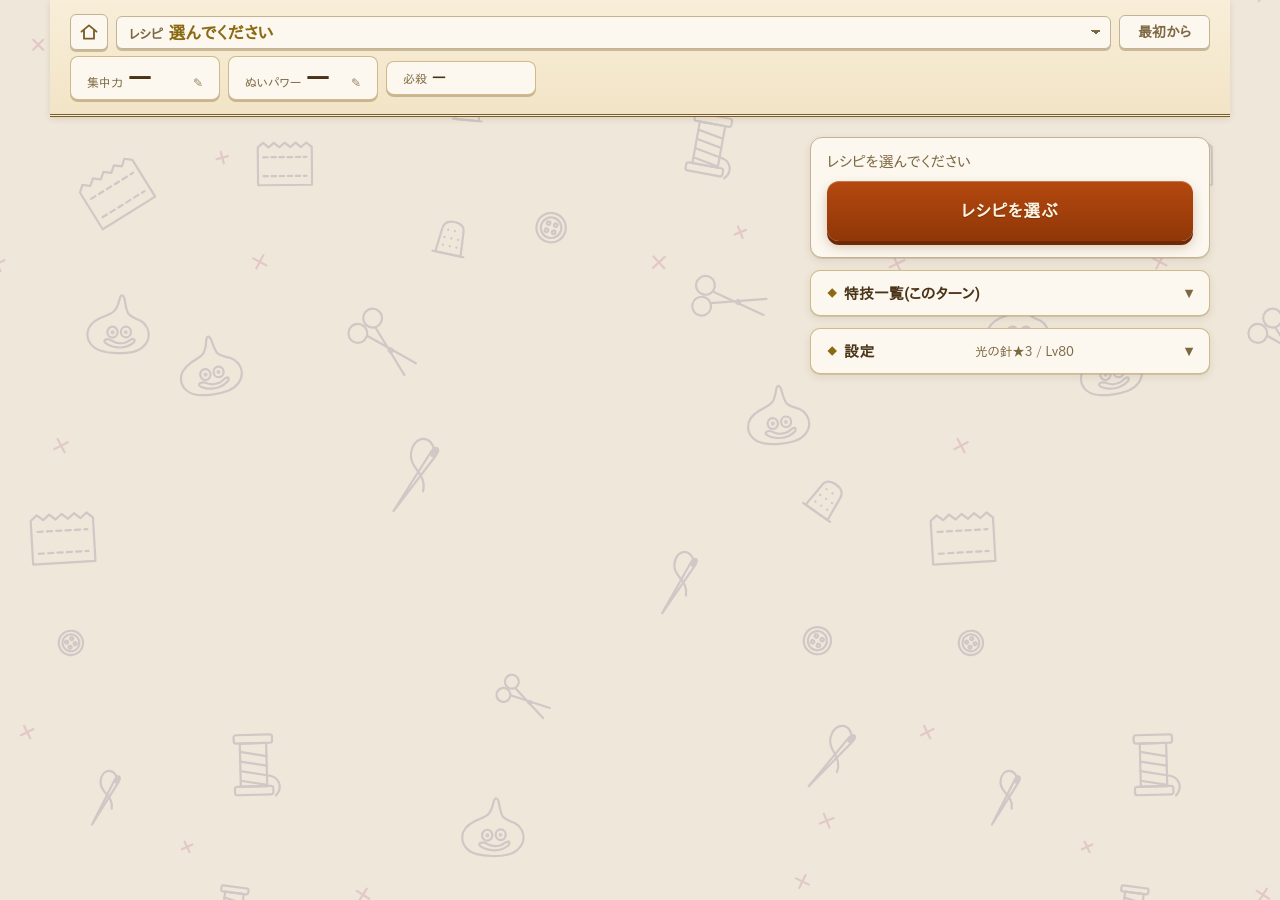
<file: sew.html>
<!DOCTYPE html>
<html lang="ja" class="pg-sew">
<head>
<meta charset="UTF-8">
<meta name="viewport" content="width=device-width, initial-scale=1.0">
<meta name="apple-mobile-web-app-capable" content="yes">
<meta name="apple-mobile-web-app-status-bar-style" content="black-translucent">
<!-- 版は index.html が元(tools/stamp.py が書き写す) -->
<title>裁縫 - 職人アドバイザーV5.30</title>
<link rel="icon" href="icon.svg" type="image/svg+xml">
<link rel="icon" href="favicon-32.png" sizes="32x32" type="image/png">
<link rel="apple-touch-icon" href="apple-touch-icon.png">
<link rel="manifest" href="manifest.webmanifest">
<link rel="stylesheet" href="style.css?v=075eb3ce">
<link rel="stylesheet" href="sew.css?v=075eb3ce">
</head>
<body>

<div class="hdr">
  <div class="hdr-title">
    <!-- トップページ(鍛冶/裁縫を選ぶ)へ戻る。打ちかけの状態は端末に残るので、戻っても消えない -->
    <a class="hdr-home" href="./" aria-label="トップページへ"><svg viewBox="0 0 24 24" aria-hidden="true"><path d="M3 11.5 L12 4 L21 11.5 M6 9.5 V20 H18 V9.5" fill="none" stroke="currentColor" stroke-width="2.2" stroke-linecap="round" stroke-linejoin="round"/></svg></a>
    <!-- 押すと「部位 ▶ 装備Lv ▶ レシピ」の順に選ぶ画面を開く -->
    <button class="mat-sel" id="s-recipe" onclick="openPicker()" aria-haspopup="dialog">
      <span class="ms-grp" id="v-grp"></span><span class="ms-name" id="v-name"></span>
    </button>
    <button class="hdr-reset" onclick="confirmReset()">最初から</button>
  </div>
  <div class="hdr-row">
    <div class="stat tap" onclick="openNum('focus')">
      <span class="lbl">集中力</span><span class="val" id="v-focus">0</span>
      <span class="edit" aria-hidden="true">✎</span>
    </div>
    <div class="stat tap pw" onclick="openPower()">
      <span class="lbl">ぬいパワー</span><span class="val" id="v-power">—</span>
      <span class="edit" aria-hidden="true">✎</span>
    </div>
    <!-- 必殺(無我の境地)。押すと状態(なし・チャージ・効果中)を選ぶ画面を開く(鍛冶の画面と同じ作り) -->
    <div class="stat tap hs" id="hsBox" onclick="openHS()">
      <span class="lbl">必殺</span><span class="val" id="v-hs">なし</span>
    </div>
  </div>
  <div class="badges" id="badges"></div>
</div>

<div class="main">
<div class="board">
  <div class="sboard" id="sboard"></div>
  <div class="ssum" id="ssum"></div>
  <!-- 何ターン目かと、ぬいパワーの順番。今の位置に印。押すと位置を直せる(ゲームとずれた時) -->
  <div class="cyc" id="cycle"></div>
</div>

<div class="side">
<div class="foot" id="footPanel">
  <div class="rec" id="rec"><div class="rec-empty">レシピを選んでください</div></div>
  <div id="inputPanel"></div>
  <!-- 状況に応じて「入力する/使った/結果を入力」を切り替える、画面で唯一の主ボタン -->
  <div class="act-row">
    <button class="sub-btn" id="undoBtn" onclick="undoLast()" style="display:none">取り消す</button>
    <button class="sub-btn" id="otherBtn" onclick="openOther()" style="display:none">別の手</button>
    <button class="calc" id="calcBtn" onclick="onPrimary()">推奨手を計算</button>
  </div>
</div>

<details class="acc">
  <summary>特技一覧(このターン)</summary>
  <div class="body"><table class="sk" id="skTable"></table></div>
</details>

<details class="acc" id="setAcc">
  <summary>設定<span class="gear" id="v-gear">—</span></summary>
  <div class="body">
    <div class="set-row"><label>職人レベル</label>
      <input type="number" id="s-level" min="1" max="80" value="80"></div>
    <div class="set-row"><label>さいほう針</label>
      <select id="s-needle">
        <option value="copper">銅</option><option value="iron">鉄</option>
        <option value="silver">銀</option><option value="platinum">プラチナ</option>
        <option value="super">超</option><option value="miracle">奇跡</option>
        <option value="light" selected>光</option>
      </select></div>
    <div class="set-row"><label>できのよさ</label>
      <select id="s-star">
        <option value="0">★0</option><option value="1">★1</option>
        <option value="2">★2</option><option value="3" selected>★3</option>
      </select></div>
    <div class="set-row"><label>レシピのコツ</label>
      <select id="s-kotsu">
        <option value="1" selected>あり</option><option value="0">なし</option>
      </select></div>
    <div class="ver" id="v-ver"></div>
  </div>
</details>
</div>
</div>

<!-- 数字の入力(マスの進み・集中力)。候補があれば候補を出し、無い値はテンキーで入れる -->
<div class="modal" id="numModal" onclick="if(event.target===this)closeNum()">
  <div class="pad">
    <button class="pad-close" onclick="closeNum()">閉じる</button>
    <div class="pad-hd" id="numTitle"></div>
    <div id="numCand"></div>
    <div id="numKeys">
      <div class="pad-disp"><span id="numVal">0</span></div>
      <div class="keys k4">
        <button onclick="nkey('7')">7</button><button onclick="nkey('8')">8</button><button onclick="nkey('9')">9</button>
        <button onclick="nkey('del')" class="del word">1字消す</button>
        <button onclick="nkey('4')">4</button><button onclick="nkey('5')">5</button><button onclick="nkey('6')">6</button>
        <button class="op" style="visibility:hidden" tabindex="-1" aria-hidden="true"></button>
        <button onclick="nkey('1')">1</button><button onclick="nkey('2')">2</button><button onclick="nkey('3')">3</button>
        <button onclick="nkey('0')">0</button>
        <button onclick="ncommit()" class="ok" style="grid-column:span 4">決定</button>
      </div>
    </div>
  </div>
</div>

<!-- ぬいパワーの選択(「？」・シフトの後・ゲームとずれた時) -->
<div class="modal" id="powModal" onclick="if(event.target===this)closePower()">
  <div class="pad">
    <button class="pad-close" onclick="closePower()">閉じる</button>
    <div class="pad-hd" id="powTitle">このターンのぬいパワーを選んでください</div>
    <div class="oc-row pow-row" id="powRow"></div>
  </div>
</div>

<!-- 必殺の状態(鍛冶の画面と同じ作り)。無我の境地は使った後ずっと効くので、使用済みは無い -->
<div class="modal" id="hsModal" onclick="if(event.target===this)closeHS()">
  <div class="pad">
    <button class="pad-close" onclick="closeHS()">閉じる</button>
    <div class="pad-hd">必殺の状態を選んでください</div>
    <div class="oc-row">
      <button class="cand hs-opt" data-hs="none" onclick="setHS('none')">なし<small>チャージが来ていない</small></button>
      <button class="cand hs-opt" data-hs="charged" onclick="setHS('charged')">チャージ<small>来たが、まだ使っていない</small></button>
      <button class="cand hs-opt" data-hs="active" onclick="setHS('active')">効果中<small>使った。この後ずっと会心率2倍</small></button>
    </div>
  </div>
</div>

<!-- 別の手(推奨と違う特技を使った時) -->
<div class="modal" id="otherModal" onclick="if(event.target===this)closeOther()">
  <div class="pad pick">
    <button class="pad-close" onclick="closeOther()">閉じる</button>
    <div class="pad-hd" id="otherTitle">使った特技を選んでください</div>
    <div id="otherBody"></div>
  </div>
</div>

<!-- レシピの選択。部位 ▶ 装備Lv ▶ レシピ の順にたどる。上の道しるべを押すと前の段に戻る -->
<div class="modal" id="pickModal" onclick="if(event.target===this)closePicker()">
  <div class="pad pick">
    <button class="pad-close" onclick="closePicker()">閉じる</button>
    <div class="pad-hd">レシピを選ぶ</div>
    <input type="search" class="pk-search" id="pkSearch" placeholder="名前で探す" oninput="renderPicker()">
    <div class="pk-crumbs" id="pkCrumbs"></div>
    <div id="pkBody"></div>
  </div>
</div>

<!-- 結果の選択。しあげた時・打ち始めた後のリセットやレシピの切り替えの前に選ぶ(記録用) -->
<div class="modal" id="outcomeModal">
  <div class="pad">
    <div class="pad-hd" id="outcomeTitle">今回の結果を選んでください</div>
    <div class="oc-row" id="outcomeRow"></div>
    <button class="cand-more" onclick="closeOutcome()">戻る(リセットしない)</button>
  </div>
</div>

<script src="sew-recipes.js?v=075eb3ce"></script>
<script src="sew-engine.js?v=075eb3ce"></script>
<script src="sew-ai.js?v=075eb3ce"></script>
<script src="gamelog.js?v=075eb3ce"></script>
<script src="sew-ui.js?v=075eb3ce"></script>
</body>
</html>
</file>
<file: style.css>
:root{
  /* 冒険の書調。生成りの紙地に焦茶の文字。
     補助バーの4色は暗い地を前提に彩度を決めていたため、
     明るい地でも沈まないよう明度を下げ直してある。 */
  --bg:#f0e2c2; --bg2:#f7ecd6; --panel:#fbf3e0; --line:#c6ac74;
  --text:#4a3418; --dim:#7d6842;
  --ember:#b5480f; --gold:#8a6a12;
  --blue:#1c6fc4; --red:#c42a2a; --green:#217a3f; --pink:#c41a8f;
  --ink:#7a5c28;          /* 枠の濃い方 */
  --sunk:#e6d5ae;         /* バーやテンキーの窪んだ面 */
  --acc:var(--ember);     /* 操作を促す箇所(手動設定・点灯マスの選択・計算中のバー) */
  /* 日本語のフォントだけを並べる(中国語のフォントは一切使わない。利用者の指示)。
     端末ごとの標準の日本語フォント → 入っていることの多い日本語フォントの順。
     汎用の sans-serif は最後の受け皿(lang="ja" なので日本語のフォントが選ばれる) */
  --font-ja:"Hiragino Sans","Hiragino Kaku Gothic ProN","Yu Gothic UI","Yu Gothic","YuGothic",
    "Meiryo","BIZ UDPGothic","Noto Sans JP","Noto Sans CJK JP","Source Han Sans JP",
    "IPAPGothic","IPAGothic",sans-serif;
}
*{box-sizing:border-box; -webkit-tap-highlight-color:transparent;}
html,body{margin:0; padding:0; background:var(--bg); color:var(--text);
  font-family:-apple-system,BlinkMacSystemFont,var(--font-ja);
  overscroll-behavior:none;}
body{padding-bottom:96px;}
input,select,button{font-family:inherit; -webkit-appearance:none; appearance:none;}

/* ===== ヘッダー ===== */
.hdr{position:sticky; top:0; z-index:30; background:var(--bg2); border-bottom:1px solid var(--line);
  padding:8px 10px;}
.hdr-row{display:flex; align-items:center; gap:8px; flex-wrap:wrap;}
.stat{background:var(--panel); border:1px solid var(--line); border-radius:6px;
  padding:5px 9px; font-size:12px; display:flex; align-items:baseline; gap:5px; flex:1; min-width:0;}
.stat .lbl{color:var(--dim); font-size:10px; white-space:nowrap;}
.stat .val{font-size:16px; font-weight:800; font-variant-numeric:tabular-nums;}
.stat.tap{cursor:pointer;}
.stat.tap:active{background:#e6d5ae;}
/* 必殺の状態。チャージ・効果中は目立たせる。値は折り返さない(3つの欄は同じ幅なので、文言は4字まで) */
.stat.hs .val{font-size:14px; white-space:nowrap;}
.stat.hs.on{border-color:var(--ember); background:#fbe3c8;}
.stat.hs.on .val{color:var(--ember);}
.stat.hs.used .val{color:var(--dim);}
@media (max-width: 359px){ .stat.hs .val{font-size:12px;} }   /* 幅320pxでも「チャージ」が欄に収まるように */
.badges{display:flex; gap:5px; margin-top:6px; flex-wrap:wrap;}
.badge{font-size:10.5px; padding:3px 8px; border-radius:20px; font-weight:700;}
.badge.boost{background:rgba(138,106,18,.13); color:var(--gold); border:1px solid rgba(138,106,18,.5);}
.badge.half{background:rgba(28,111,196,.12); color:var(--blue); border:1px solid rgba(28,111,196,.45);}
.badge.rate{background:rgba(47,138,76,.12); color:var(--green); border:1px solid rgba(47,138,76,.4);}
.badge.off{background:var(--panel); color:var(--dim); border:1px solid var(--line);}

/* ===== ヘッダー上段:今どの商材をどの装備で打っているか ===== */
.hdr-title{display:flex; align-items:center; gap:8px; margin-bottom:6px;}
.hdr-title .mat{font-size:14px; font-weight:800; color:var(--gold);
  white-space:nowrap; overflow:hidden; text-overflow:ellipsis; min-width:0;}
.hdr-title .mat-sel{background:var(--panel); border:1px solid var(--line);
  color:var(--gold); font-size:14px; font-weight:800; border-radius:6px;
  padding:7px 26px 7px 10px; min-width:0; flex:1 1 auto; max-width:none;
  appearance:none; -webkit-appearance:none;
  background-image:linear-gradient(45deg,transparent 50%,var(--dim) 50%),
    linear-gradient(135deg,var(--dim) 50%,transparent 50%);
  background-position:calc(100% - 14px) 52%, calc(100% - 9px) 52%;
  background-size:5px 5px, 5px 5px; background-repeat:no-repeat;}
.hdr-title .hdr-reset{background:var(--panel); border:1px solid rgba(181,72,15,.6);
  color:var(--ember); border-radius:6px; padding:8px 13px; font-size:12.5px;
  font-weight:800; white-space:nowrap; flex:0 0 auto;}
.hdr-title .hdr-reset:active{background:var(--ember); color:#fbf3e0;}
/* 装備表示は情報としては最も弱いので、幅が足りない時はここだけを詰める */
.hdr-title .gear{font-size:10.5px; color:var(--dim); white-space:nowrap;
  margin-left:auto; flex:0 1 auto; min-width:0; overflow:hidden; text-overflow:ellipsis;}

.cand-grp{margin-bottom:10px;}
.cand-h{font-size:12px; display:block; margin-bottom:5px; font-weight:700;}
.cand-h.n{color:var(--dim);}
.cand-h.c{color:var(--pink);}
.cand-row{display:grid; grid-template-columns:repeat(auto-fill,minmax(66px,1fr)); gap:6px;}
.cand{background:var(--panel); border:1px solid var(--line); color:var(--text);
  border-radius:7px; padding:13px 4px; font-size:17px; font-weight:700;
  font-variant-numeric:tabular-nums;}
.cand:active{background:var(--ember); color:#fbf3e0;}
.cand.crit{border-color:rgba(196,26,143,.5); color:var(--pink);}
.cand.crit:active{background:var(--pink); color:#fbf3e0;}
/* 温度の一覧: 一度に5つ見えるスクロール式(利用者の指示)。上下の端をぼかして続きがあることを示す */
.tw{position:relative; height:240px; overflow-y:auto; padding:96px 0; box-sizing:border-box; margin-bottom:10px;
  scroll-snap-type:y proximity; overscroll-behavior:contain; -webkit-overflow-scrolling:touch;
  -webkit-mask-image:linear-gradient(transparent, #000 28%, #000 72%, transparent);
  mask-image:linear-gradient(transparent, #000 28%, #000 72%, transparent);}
.tw-item{display:block; width:100%; height:48px; scroll-snap-align:center; border:none; background:none; padding:0;
  font-size:22px; font-weight:700; color:var(--text); font-variant-numeric:tabular-nums; cursor:pointer;}
.tw-item:active{background:var(--sunk);}
.tw-item.cur{color:var(--ember); font-weight:800;}
.cand.cur{border-color:var(--ember); color:var(--ember); box-shadow:inset 0 0 0 1px var(--ember);}
/* 結果の選択(記録用) */
.oc-row{display:grid; grid-template-columns:1fr 1fr; gap:8px; margin-bottom:10px;}
/* 必殺の状態の選択: 状態の名前の下に、どういう時に選ぶかを小さく出す */
.hs-opt small{display:block; margin-top:4px; font-size:11px; font-weight:400; color:var(--dim); line-height:1.35;}
.hs-opt.cur small{color:var(--ember);}
.cand-more{width:100%; background:transparent; border:1px dashed var(--line);
  color:var(--dim); border-radius:7px; padding:10px; font-size:12.5px; margin:2px 0 10px;}
/* ===== 推奨手順:各手の右に「ここまで打った」ボタン ===== */
.pstep{display:flex; align-items:center; gap:8px; padding:5px 4px; border-radius:6px;}
.pstep + .pstep{margin-top:4px;}
.pstep .n{color:var(--gold); font-weight:800; min-width:18px; font-size:12px; text-align:right;}
.pstep .pinfo{flex:1; min-width:0;}
.pstep .pname{font-size:12.5px; font-weight:700;
  white-space:nowrap; overflow:hidden; text-overflow:ellipsis;}
.pstep .ptg{font-size:10.5px; color:var(--dim);
  white-space:nowrap; overflow:hidden; text-overflow:ellipsis;}
.pstep.on-boost{background:rgba(138,106,18,.13); border-left:3px solid var(--gold);}
.pstep.on-half{background:rgba(28,111,196,.11); border-left:3px solid var(--blue);}
.pstep.first{box-shadow:inset 0 0 0 1px rgba(181,72,15,.55);}
.pexec{flex:0 0 auto; background:var(--panel); border:1px solid var(--line);
  color:var(--text); border-radius:6px; padding:6px 9px; line-height:1.2; font-weight:700;}
.pexec:active{background:#e6d5ae;}
.pexec .t{display:block; font-size:11px; color:var(--gold);}
.pexec .s{display:block; font-size:9px; color:var(--dim); font-weight:600;}
.pexec .s.ok{color:var(--green);}
.pexec .s.warn{color:var(--dim); text-decoration:line-through;}
.dup-line{font-size:10.5px; color:var(--dim); text-align:center; margin:8px 0 4px;
  border-top:1px dashed var(--line); padding-top:6px;}
.badge.wait{background:rgba(181,72,15,.12); color:var(--ember);
  border:1px solid rgba(181,72,15,.45);}
.badge.weak{background:rgba(138,117,80,.14); color:var(--dim); border:1px solid var(--line);}
.mk-weak{ color:var(--dim); font-size:10.5px; font-weight:800; white-space:nowrap; }
.pstep.on-weak{background:rgba(138,117,80,.13); border-left:3px solid var(--line);}
.plist-body{max-height:38vh; overflow-y:auto; -webkit-overflow-scrolling:touch;
  border:1px solid var(--line); border-radius:6px; padding:5px;}
.hist-acc{margin:0 0 10px;}
.hist-acc summary{font-size:11.5px; padding:7px 10px;}
.hist-body{max-height:20vh; overflow-y:auto; -webkit-overflow-scrolling:touch;
  border:1px solid var(--line); border-radius:0 0 6px 6px; border-top:0; padding:5px;}
.hstep{display:flex; gap:8px; align-items:baseline; font-size:11.5px; padding:2px 2px;}
.hstep .n{color:var(--dim); font-weight:800; min-width:20px; text-align:right;}
.hstep .hn{font-weight:700;}
.hstep .ht{color:var(--dim); font-size:10.5px; margin-left:auto; white-space:nowrap;}
.lg-tg{display:flex; align-items:center; gap:6px; font-size:11px; color:var(--dim);
  width:100%; margin-top:2px;}
/* ===== 実行済みの反映 ===== */
.exec{margin-top:8px; border-top:1px solid var(--line); padding-top:8px;}
.exec-lbl{font-size:11px; color:var(--dim); margin-bottom:6px;}
.exec-row{display:flex; gap:5px;}
.exec-btn{flex:1; min-width:0; background:var(--panel); border:1px solid var(--line);
  color:var(--text); border-radius:6px; padding:6px 2px; font-weight:700; line-height:1.25;}
.exec-btn:active{background:#e6d5ae;}
.exec-btn .n{display:block; font-size:14px; color:var(--gold);}
.exec-btn .s{display:block; font-size:9px; color:var(--dim); font-weight:600;
  white-space:nowrap; overflow:hidden; text-overflow:ellipsis;}
.need-box{background:rgba(181,72,15,.11); border:1px solid rgba(181,72,15,.55);
  border-radius:8px; padding:9px 10px;}
.need-box .t{font-size:12px; font-weight:800; color:var(--ember); margin-bottom:3px;}
.need-box .d{font-size:10.5px; color:var(--dim);}
.calc:disabled{opacity:.45;}
.cell.need{border-color:var(--ember) !important; animation:needpulse 1.3s ease-in-out infinite;}
@keyframes needpulse{0%,100%{box-shadow:0 0 0 0 rgba(181,72,15,.55);}
  50%{box-shadow:0 0 0 5px rgba(181,72,15,0);}}

/* ===== 盤面 ===== */
.board{padding:10px 6px;}
.brow{display:flex; align-items:stretch; gap:4px; margin-bottom:8px;}
/* 1列だけの盤(幽紋刀など)。ふつうの盤の左半分と同じ幅にして中央に置き、ゲージの長さをそろえる */
.brow.half{width:50%; margin-left:auto; margin-right:auto;}
.bar-wrap{flex:1; min-width:0; display:flex; flex-direction:column; justify-content:center; gap:2px;}
.bar-wrap.left{align-items:flex-end;}
.bar{position:relative; width:100%; height:16px; background:var(--sunk); border:1px solid var(--line);
  border-radius:2px; overflow:hidden;}
.bar i{position:absolute; display:block;}
/* 帯を高さで段違いに重ねて、同時に読めるようにする */
/* 成功ゾーンは最重要なので濃く塗り、両端に境界線を立てて範囲を明示する。 */
.bar .m-green{top:0; bottom:0; z-index:2; background:rgba(47,138,76,.34);
  border-left:2px solid var(--green); border-right:2px solid var(--green); box-sizing:border-box;}
.bar .m-blue {top:2px; z-index:3; height:5px; background:var(--blue); border-radius:2px;}
.bar .m-red  {bottom:2px; z-index:3; height:5px; background:var(--red);  border-radius:2px;}
/* 現在値は0からの塗りで表す。線より進捗が掴みやすい。
   塗り自体は他のマーカーを隠さないよう最背面(z-index:0)、
   右端の白線だけは常に見えるように別要素で最前面に出す。 */
.bar .m-cur  {top:0; bottom:0; left:0; background:rgba(122,92,40,.28); z-index:0;}
.bar .m-curline{top:0; bottom:0; width:2px; background:#4a3418; z-index:6;}
/* 左列のバーは右から左へ伸びるので、全体をミラーする */
.bar.flip{ transform:scaleX(-1); }

.cell{width:96px; flex:0 0 96px; background:var(--panel); border:2px solid var(--line);
  border-radius:5px; overflow:hidden;}
.cell.hi{border-color:var(--ember); box-shadow:0 0 0 2px rgba(181,72,15,.3);}
.cell.done{border-color:var(--green);}
.cell.over{border-color:var(--red);}
.cell .cur{font-size:27px; font-weight:800; text-align:center; padding:5px 2px 3px;
  font-variant-numeric:tabular-nums; line-height:1;}
.cell.done .cur{color:var(--green);}
.cell.over .cur{color:var(--red);}
.cell .zn{display:flex; border-top:1px solid var(--line); font-size:13px;
  font-variant-numeric:tabular-nums;}
.cell .zn span{flex:1; text-align:center; padding:3px 0; color:var(--dim);}
.cell .zn span:first-child{border-right:1px solid var(--line);}
.cell .no{position:absolute;}

/* ===== 数値の表示(案1) =====
   盤面の6つの値は常に比較対象なので、等幅数字と字形を明示して桁を揃える。
   0と6、1と7の取り違えは実プレイで致命的なため、判別性の高い書体から順に指定する。
   外部フォントは読み込まないので単一ファイルのまま。 */
.cell .cur, .cell .zn, .stat .val,
.pad-disp, .pad-res, table.sk, .zrow input, .cand, .pexec .s, .hstep .ht{
  font-family:"IBM Plex Sans","Source Sans 3","Noto Sans","Segoe UI",-apple-system,var(--font-ja);
  font-variant-numeric:tabular-nums lining-nums;
  font-feature-settings:"tnum" 1,"lnum" 1;
}

/* ===== 状態変化の合図(案5) =====
   値が変わった瞬間だけ動かす。装飾ではなく「反映された」ことの確認に限る。 */
@keyframes fxPulse{0%{transform:scale(1)}45%{transform:scale(1.06)}100%{transform:scale(1)}}
@keyframes fxShake{0%,100%{transform:translateX(0)}25%{transform:translateX(-3px)}
  75%{transform:translateX(3px)}}
@keyframes fxEnter{0%{box-shadow:0 0 0 0 rgba(33,122,63,.55)}
  100%{box-shadow:0 0 0 10px rgba(33,122,63,0)}}
.cell.fx-pulse{animation:fxPulse .42s ease;}
.cell.fx-shake{animation:fxShake .3s ease;}
.cell.fx-enter{animation:fxPulse .42s ease, fxEnter .6s ease;}
@media (prefers-reduced-motion: reduce){
  .cell.fx-pulse,.cell.fx-shake,.cell.fx-enter{animation:none;}
}

/* ===== 折りたたみ ===== */
.acc{margin:0 8px 8px;}
.acc summary{background:var(--panel); border:1px solid var(--line); border-radius:6px;
  padding:11px 12px; font-size:13.5px; font-weight:700; cursor:pointer; list-style:none;
  display:flex; justify-content:space-between; align-items:center;}
.acc summary::-webkit-details-marker{display:none;}
.acc summary::after{content:'▾'; color:var(--dim); transition:transform .15s;}
.acc[open] summary::after{transform:rotate(180deg);}
.acc .body{background:var(--bg2); border:1px solid var(--line); border-top:none;
  border-radius:0 0 6px 6px; padding:10px 12px; font-size:12.5px;}

table.sk{width:100%; border-collapse:collapse; font-size:11.5px;
  font-variant-numeric:tabular-nums;}
table.sk th{color:var(--dim); font-size:10px; text-align:left; padding:4px 3px;
  border-bottom:1px solid var(--line); font-weight:600;}
table.sk td{padding:5px 3px; border-bottom:1px solid rgba(198,172,116,.6);}
table.sk .rolls{color:var(--gold); letter-spacing:-.3px; white-space:nowrap;}
/* ロールの1つずつ。同じ幅で右そろえにして、桁が違っても縦の列がそろうようにする(幅は ui.js が桁数から決める) */
table.sk .rv{display:inline-block; min-width:var(--rvw, 2ch); text-align:right; margin-right:.45em; font-variant-numeric:tabular-nums;}
table.sk .rv:last-child{margin-right:0;}
table.sk .cst{text-align:right; font-weight:700;}

.plan-step{display:flex; gap:7px; padding:3px 0; font-size:12px; align-items:baseline;}
.plan-step .n{color:var(--gold); font-weight:800; min-width:17px;}
.plan-step .tg{color:var(--dim); font-size:11px;}

/* ===== 設定 ===== */
.set-row{display:flex; gap:8px; margin-bottom:8px; align-items:center;}
.set-row label{font-size:11.5px; color:var(--dim); width:76px; flex:0 0 76px;}
.set-row select,.set-row input{flex:1; background:var(--bg); border:1px solid var(--line);
  color:var(--text); padding:9px 8px; border-radius:5px; font-size:16px;}

/* ===== 下部の推奨バー ===== */
.foot{position:fixed; left:0; right:0; bottom:0; z-index:40;
  background:var(--bg2); border-top:1px solid var(--line);
  padding:8px 10px calc(8px + env(safe-area-inset-bottom));}
.rec{display:flex; align-items:center; gap:9px; margin-bottom:7px; min-height:38px;}
.rec-main{flex:1; min-width:0;}
.rec-skill{font-size:16px; font-weight:800; color:var(--ember); line-height:1.25;}
.rec-sub{font-size:11.5px; color:var(--dim); margin-top:1px;}
.rec-empty{font-size:13px; color:var(--dim);}
.calc{width:100%; background:linear-gradient(180deg,var(--ember),#8f3708); color:#fbf3e0;
  border:none; border-radius:7px; padding:13px; font-size:16px; font-weight:800; cursor:pointer;}
.calc:active{filter:brightness(.9);}
.calc:disabled{background:var(--panel); color:var(--dim);}

/* ===== テンキー ===== */
.modal{position:fixed; inset:0; z-index:100; background:rgba(0,0,0,.75);
  display:none; align-items:flex-end;}
.modal.show{display:flex;}
.pad{width:100%; background:var(--bg2); border-radius:14px 14px 0 0; padding:14px;
  padding-bottom:calc(14px + env(safe-area-inset-bottom));
  max-height:88vh; overflow-y:auto; -webkit-overflow-scrolling:touch;}
.pad-hd{text-align:center; font-size:13px; color:var(--dim); margin-bottom:9px;}
.pad-tabs{display:flex; gap:6px; margin-bottom:10px;}
.pad-tabs button{flex:1; background:var(--panel); border:1px solid var(--line); color:var(--dim);
  padding:9px; border-radius:6px; font-size:12.5px; font-weight:700;}
.pad-tabs button.on{background:var(--ember); border-color:var(--ember); color:#fbf3e0;}
.pad-disp{background:var(--sunk); border:1px solid var(--line); border-radius:7px; padding:12px;
  font-size:32px; font-weight:800; text-align:right; margin-bottom:11px;
  font-variant-numeric:tabular-nums; min-height:58px;}
.pad-disp .pre{font-size:14px; color:var(--dim); font-weight:400; margin-right:7px;}
.keys{display:grid; grid-template-columns:repeat(3,1fr); gap:7px;}
.keys button{background:var(--panel); border:1px solid var(--line); color:var(--text);
  padding:16px; font-size:21px; font-weight:700; border-radius:7px;}
.keys button:active{background:#e6d5ae;}
.keys button.wide{grid-column:span 2;}
.keys button.ok{background:var(--ember); border-color:var(--ember); color:#fbf3e0;}
.keys button.del{color:var(--ember);}

/* ===================== PC・タブレット向け =====================
   スマホ前提の寸法だと大画面で間延びして見えるため、
   幅に応じて拡大し、横並びの2カラムに切り替える。 */
@media (min-width: 760px){
  body{ padding-bottom:0; max-width:1180px; margin:0 auto; }

  .hdr{ padding:14px 20px; }
  .stat{ padding:9px 16px; flex:0 0 auto; min-width:150px; }
  .stat .lbl{ font-size:12px; }
  .stat .val{ font-size:24px; }
  .badge{ font-size:12.5px; padding:5px 12px; }
  .hdr-title .mat-sel{ font-size:17px; padding:7px 30px 7px 12px; max-width:none; }
  .hdr-title .gear{ font-size:12.5px; }
  .hdr-title .hdr-reset{ font-size:14px; padding:9px 18px; }

  /* 盤面と操作パネルを左右に並べる */
  .main{ display:grid; grid-template-columns: 1fr 400px; gap:20px;
         align-items:start; padding:20px; }
  .board{ padding:0; }

  /* マスと補助バーを大きく */
  .brow{ gap:10px; margin-bottom:16px; }
  .cell{ width:150px; flex:0 0 150px; border-radius:8px; }
  .cell .cur{ font-size:44px; padding:10px 4px 6px; }
  .cell .zn{ font-size:17px; }
  .cell .zn span{ padding:6px 0; }
  .bar{ height:26px; }

  /* 右カラムに入る要素 */
  .side{ position:sticky; top:88px; }
  .acc{ margin:0 0 12px; }
  .acc summary{ font-size:15px; padding:13px 16px; }
  .acc .body{ font-size:14px; padding:14px 16px; }
  table.sk{ font-size:13.5px; }
  table.sk th{ font-size:12px; padding:7px 5px; }
  table.sk td{ padding:8px 5px; }
  .plan-step{ font-size:13.5px; padding:5px 0; }
  .plan-step .tg{ font-size:12.5px; }

  /* 推奨バーは固定をやめて右カラムの上部へ */
  .foot{ position:static; border:1px solid var(--line); border-radius:10px;
         padding:16px; margin-bottom:12px; background:var(--panel); }
  .rec{ min-height:auto; margin-bottom:12px; }
  .rec-skill{ font-size:24px; }
  .rec-sub{ font-size:14px; margin-top:4px; }
  .rec-empty{ font-size:15px; }
  .calc{ font-size:17px; padding:15px; }

  /* テンキーは画面中央に */
  .modal{ align-items:center; justify-content:center; }
  .pad{ width:400px; border-radius:14px; padding:22px; }
  .pad-hd{ font-size:15px; margin-bottom:14px; }
  .pad-disp{ font-size:38px; padding:16px; }
  .keys button{ padding:19px; font-size:23px; }
  .set-row label{ font-size:13px; width:96px; flex:0 0 96px; }
  .set-row select, .set-row input{ font-size:15px; }
}

/* 大画面ではさらにゆったり */
@media (min-width: 1100px){
  .cell{ width:180px; flex:0 0 180px; }
  .cell .cur{ font-size:52px; }
  .bar{ height:30px; }
}


/* スマホでは推奨バーを画面下部に固定する */
@media (max-width: 759px){
  .main{ display:block; }
  .side{ display:contents; }
  .foot{ position:fixed; left:0; right:0; bottom:0; z-index:40;
    background:var(--bg2); border-top:1px solid var(--line);
    padding:8px 10px calc(8px + env(safe-area-inset-bottom)); }
}


.bar-ctl{display:flex; align-items:center; gap:8px; margin-bottom:10px;}
.bar-ctl label{font-size:11.5px; color:var(--dim); white-space:nowrap;}
.bar-ctl select{flex:1; background:var(--bg2); border:1px solid var(--line); color:var(--text);
  padding:8px; border-radius:5px; font-size:15px;}
/* 色の見方は「?」を押した時だけ出す */
.lg-row{display:flex; justify-content:flex-end; margin-top:6px;}
.lg-toggle{width:26px; height:26px; border-radius:50%; border:1px solid var(--line); background:var(--panel);
  color:var(--dim); font-size:13px; font-weight:800; line-height:1; padding:0; cursor:pointer;}
.lg-toggle.on{background:var(--gold); border-color:var(--gold); color:#fbf3e0;}
.legend[hidden]{display:none;}
.legend{display:flex; flex-wrap:wrap; gap:5px 12px; margin-top:6px; padding:10px;
  background:var(--panel); border:1px solid var(--line); border-radius:6px; font-size:11px; color:var(--dim);}
.legend span{display:flex; align-items:center; gap:5px;}
.legend i{width:13px; height:9px; border-radius:2px; display:inline-block; flex:0 0 13px;}
.legend .lg-blue{background:var(--blue);}
.legend .lg-red{background:var(--red);}
.legend .lg-green{background:rgba(47,138,76,.34); border:1.5px solid var(--green);}
.legend .lg-cur{background:#4a3418; width:3px; flex:0 0 3px; height:13px;}
@media (min-width:760px){ .legend{font-size:12.5px;} .bar-ctl label{font-size:13px;} }


/* 手順内の地金特性マーク */
.plan-step.on-boost{ background:rgba(138,106,18,.10); border-left:3px solid var(--gold);
  padding-left:6px; border-radius:3px; }
.plan-step.on-half{ background:rgba(28,111,196,.10); border-left:3px solid var(--blue);
  padding-left:6px; border-radius:3px; }
.mk-boost{ color:var(--gold); font-size:10.5px; font-weight:800; white-space:nowrap; }
.mk-half{ color:var(--blue); font-size:10.5px; font-weight:800; white-space:nowrap; }
.mk-note{ margin-top:10px; padding-top:9px; border-top:1px solid var(--line);
  font-size:11px; color:var(--dim); line-height:1.65; }
.mk-note div{ margin-bottom:5px; }
.mk-note b{ margin-right:3px; }
@media (min-width:760px){
  .mk-boost,.mk-half{ font-size:12px; }
  .mk-note{ font-size:12.5px; }
}


/* マス番号 */
.cell{ position:relative; }
.cell .idx{ font-size:10px; color:var(--dim); text-align:center;
  padding:3px 0 0; letter-spacing:.04em; font-weight:700; }
.cell.hi .idx{ color:var(--ember); }
.cell.done .idx{ color:var(--green); }
@media (min-width:760px){ .cell .idx{ font-size:13px; padding:6px 0 0; } }


.keys.k4{ grid-template-columns:repeat(4,1fr); }
.keys .op{ background:#e6d5ae; color:var(--gold); font-size:24px; }
.keys .op.on{ background:var(--gold); color:#fbf3e0; }
.pad-res{ text-align:right; font-size:15px; color:var(--gold); font-weight:700;
  margin:-6px 0 11px; min-height:20px; font-variant-numeric:tabular-nums; }
@media (min-width:760px){ .pad-res{ font-size:17px; } }


.zrow{display:flex; align-items:center; gap:6px; margin-bottom:6px;}
.zrow .zl{font-size:11.5px; color:var(--dim); width:44px; flex:0 0 44px;}
.zrow input{flex:1; min-width:0; background:var(--bg); border:1px solid var(--line);
  color:var(--text); padding:8px 6px; border-radius:5px; font-size:16px;
  text-align:center; font-variant-numeric:tabular-nums;}
.zrow .zs{color:var(--dim); font-size:12px;}
@media (min-width:760px){ .zrow .zl{font-size:13px; width:52px; flex:0 0 52px;} }
/* 許容誤差の行。見出しがマス名より長いので幅を固定しない */
.zrow.zth{margin-top:10px; padding-top:8px; border-top:1px dashed var(--line);}
.zrow.zth .zl{width:auto; flex:0 0 auto;}
.zrow.zth input{flex:0 1 80px;}
/* 推奨手順の注意書き。手順を信じ切らないよう、説明文より目立つ色で出す */
/* --- 手動設定パネル --- */
.zpanel{border:1px solid var(--acc); border-radius:8px; padding:10px; margin-top:10px;}
.zpanel .zhead{font-size:12.5px; font-weight:600; color:var(--acc); margin-bottom:2px;}
.zpanel .zstep{font-size:11.5px; color:var(--dim); line-height:1.6; margin-bottom:8px;}
/* 手動設定の盤の大きさ(6マス=3段 / 8マス=4段) */
.zsize{display:flex; align-items:center; gap:6px; margin-bottom:8px;}
.zsize .zl{font-size:11.5px; color:var(--dim); width:44px; flex:0 0 44px;}
.zsize button{flex:1; min-height:44px; border:1px solid var(--line); border-radius:8px; background:var(--bg);
  color:var(--dim); font-size:14px; font-weight:600;}
.zsize button.on{border-color:var(--ember); color:var(--ember); box-shadow:inset 0 0 0 1px var(--ember);}
@media (min-width:760px){ .zsize .zl{font-size:13px; width:52px; flex:0 0 52px;} }
/* 全体の input{appearance:none} と数値欄の枠・背景がチェックボックスにも掛かり、
   入/切の区別が付かなかった。チェックボックスだけ標準の見た目に戻す。 */
.zrow input.zchk{flex:0 0 auto; margin:0 2px 0 0; width:18px; height:18px; padding:0;
  border:0; background:none; -webkit-appearance:checkbox; appearance:auto;
  accent-color:var(--ember);}
.zrow.zoff .zl, .zrow.zoff .zs{opacity:.35;}
/* 数値欄だけ無効化する。:not(.zchk) を落とすとチェックボックスまで
   クリック不能になり、一度外したマスを戻せなくなる。 */
.zrow.zoff input:not(.zchk){opacity:.35; pointer-events:none;}
.zrow .zchk{cursor:pointer;}
/* 点灯マスの選択モード。押せるマスだけを目立たせ、押せないマスは沈める */
.cell.litpick{outline:2px solid var(--acc); outline-offset:-2px; cursor:pointer;
  animation:litblink 1.1s ease-in-out infinite;}
@keyframes litblink{0%,100%{outline-color:var(--acc);}50%{outline-color:transparent;}}
.cell.litdim{opacity:.35;}
/* 推奨手で打つマス・結果を入力するマスなどに札を付ける。枠の色だけでは意味が伝わらないため。
   札は ui.js の renderBoard が並べて出す(重なっても全部出す) */
.cell .idx{white-space:nowrap;}
.cell .idx .tag{display:inline-block; margin-left:3px; padding:0 4px; border-radius:3px; font-size:9px; line-height:14px;
  letter-spacing:0; color:#fbf3e0; background:var(--ember); vertical-align:1px;}
.cell .idx .tag.mdr{background:var(--gold);}
.cell .idx .tag.lit{background:none; color:#e0a020; padding:0; font-size:10px; font-weight:700;}
@media (min-width:760px){ .cell .idx .tag{font-size:11px; line-height:17px;} .cell .idx .tag.lit{font-size:12px;} }
.cell.lit{outline:2px solid #e0a020; outline-offset:-2px;}
/* 選び直せる間も、選んだ点灯マスだけは点滅を止めて他のマスと見分けられるようにする */
.cell.litpick.lit{animation:none;}
.calcbar{height:4px; background:var(--line); border-radius:2px; overflow:hidden; margin-top:6px;}
.calcbar > div{height:100%; width:0%; background:var(--acc); transition:width .12s linear;}
.zdirty{font-size:11.5px; color:var(--acc); margin-left:8px;}
.hint-cust{background:var(--acc); color:#fff; font-size:11px; border-radius:4px;
  padding:1px 6px; margin-left:6px;}
/* 使わないマスの位置(1マスだけ空く所)。並びを崩さないよう場所は取るが、見せない */
.cell.gap{visibility:hidden;}
.cell.off{opacity:.3;}
.cell.off .cur, .cell.off .zn{visibility:hidden;}
.cell.off .idx::after{content:' 未使用'; font-size:10px; background:none; color:inherit; padding:0; margin:0;}


/* ===== 操作の流れの改善 ===== */
/* 温度・集中力はタップで直せることを示す */
.stat .edit{margin-left:auto; color:var(--dim); font-size:12px; opacity:.8;}
/* 装備は設定の見出しに寄せる(ヘッダーでは幅が足りず途中で切れていた) */
.acc summary .gear{margin-left:auto; margin-right:10px; font-size:11px; font-weight:600;
  color:var(--dim); white-space:nowrap; overflow:hidden; text-overflow:ellipsis; min-width:0;}
@media (min-width:760px){ .acc summary .gear{font-size:12.5px;} }
/* 凡例は盤面のすぐ下に小さく */
.legend{margin:2px 4px 0; padding:7px 9px; font-size:10.5px;}
/* 主ボタンが「打った」を示す時は色を変え、計算とは別の操作だと分かるようにする */
.calc.done-step{background:linear-gradient(180deg,var(--green),#15592c);}
.rec:empty{display:none;}
/* 推奨手の表示が無い時(入力待ち)は区切り線を引かない */
.rec:empty + #execPanel .exec{border-top:0; margin-top:0; padding-top:0;}
#execPanel .exec{margin-bottom:8px;}

/* =====================================================================
   見た目の仕上げ(冒険の書調を磨く)
   配色はそのまま、次の3点で「道具としての格」を上げる。
   ・紙の地に薄い柄(bg-motif.svg)を敷き、面ごとに浮き・沈みを付ける
   ・枠線を減らし、影で区切る(線が多すぎて情報の強弱が付いていなかった)
   ・押せる物は押せる形(立体のボタン・札)に揃える
   ===================================================================== */
:root{
  --shadow:0 1px 0 rgba(122,92,40,.18), 0 3px 8px rgba(74,52,24,.10);
  --raise:0 2px 0 rgba(122,92,40,.35);
}
/* 柄はページ全体の地(html)に敷く。body に敷いて background-attachment:fixed にすると、
   iPhone の Safari などで柄が出ないことがあるため、固定もしない(ページと一緒に流れる)。 */
:root{--css-ver:"075eb3ce";}
.ver{margin-top:12px; font-size:10.5px; color:var(--dim); text-align:right;}
.ver b{color:var(--red);}   /* 表示中の見た目のファイルの版(tools/stamp.py が付け直す) */
html{
  /* 地は全面同じ色。上部を明るくするグラデーションは、ページの高さで途切れて
     下の方だけ色が変わって見えたためやめた。 */
  background:
    url("bg-motif.svg?v=075eb3ce") 0 0 / 900px 900px repeat,
    var(--bg);
}
body{background:transparent;}

/* ヘッダー: 表紙の帯のように下端を二重線で締める */
.hdr{background:linear-gradient(180deg,#f8eed9,#f2e4c6); border-bottom:3px double var(--ink);
  box-shadow:0 2px 6px rgba(74,52,24,.12);}
.hdr-title .mat-sel{box-shadow:var(--raise);}
.hdr-title .hdr-reset{box-shadow:0 2px 0 rgba(181,72,15,.35);}
.stat{border-color:rgba(198,172,116,.8); box-shadow:inset 0 1px 0 #fffaf0, var(--raise); border-radius:8px;}
.stat .val{letter-spacing:.01em;}

/* マス: 紙の札。浮かせて、数字を主役にする */
.cell{background:linear-gradient(180deg,#fffaf0 0%, var(--panel) 55%, #f3e6c8 100%);
  border-radius:10px; border-color:rgba(198,172,116,.9);
  box-shadow:inset 0 1px 0 #fff, 0 2px 0 rgba(122,92,40,.28), 0 4px 10px rgba(74,52,24,.10);}
.cell .cur{text-shadow:0 1px 0 #fff;}
.cell .zn{border-top-style:dashed;}
.cell.hi{box-shadow:0 0 0 3px rgba(181,72,15,.22), 0 2px 0 rgba(181,72,15,.4), 0 6px 14px rgba(181,72,15,.18);}
.cell.done{background:linear-gradient(180deg,#f6fbf2, #e9f3e2);}
.cell.over{background:linear-gradient(180deg,#fdf1ef, #f6dfdb);}

/* ゲージ: 溝に彫ったように沈める */
.bar{border-radius:5px; border-color:rgba(122,92,40,.45);
  box-shadow:inset 0 1px 2px rgba(74,52,24,.25);}

/* 凡例は枠を外して盤面に馴染ませる */
.legend{background:rgba(251,243,224,.7); border:0; border-top:1px dashed var(--line); border-radius:0 0 8px 8px;}

/* 折りたたみ: 線の二重囲みをやめ、1枚のカードにする */
.acc{background:var(--panel); border:1px solid rgba(198,172,116,.8); border-radius:10px;
  overflow:hidden; box-shadow:var(--shadow);}
.acc summary{background:transparent; border:0; border-radius:0;}
.acc summary::before{content:'◆'; color:var(--gold); font-size:10px; margin-right:7px;}
.acc summary{justify-content:flex-start;}
.acc summary::after{margin-left:auto;}
.acc summary .gear{margin-left:auto;}
.acc summary .gear + *{margin-left:0;}
.acc .body{background:rgba(247,236,214,.6); border:0; border-top:1px dashed var(--line); border-radius:0;}

/* 手順の各手 */
.plist-body{border:0; background:transparent; padding:0;}
.pstep{background:var(--panel); border:1px solid rgba(198,172,116,.6); border-radius:8px; padding:7px 8px;}
.pstep.first{box-shadow:0 0 0 2px rgba(181,72,15,.35);}
.pexec{border-radius:8px; box-shadow:var(--raise);}

/* 主ボタン: 押せる厚みを持たせる */
.calc{border-radius:12px; letter-spacing:.06em; text-shadow:0 1px 0 rgba(0,0,0,.25);
  box-shadow:inset 0 1px 0 rgba(255,255,255,.25), 0 4px 0 #6e2a05, 0 6px 12px rgba(110,42,5,.25);
  transition:transform .06s, box-shadow .06s;}
.calc:active{transform:translateY(3px);
  box-shadow:inset 0 1px 0 rgba(255,255,255,.2), 0 1px 0 #6e2a05, 0 2px 6px rgba(110,42,5,.2);}
.calc.done-step{box-shadow:inset 0 1px 0 rgba(255,255,255,.25), 0 4px 0 #0e3f1f, 0 6px 12px rgba(14,63,31,.25);}
.calc.done-step:active{box-shadow:inset 0 1px 0 rgba(255,255,255,.2), 0 1px 0 #0e3f1f;}
.calc:disabled{box-shadow:none; text-shadow:none; transform:none;}
/* 光ったマスの選択待ち: 押せないが、何をすればよいかはこのボタンだけに出すので、薄くせずに読めるようにする(利用者の指示) */
#calcBtn.wait:disabled{opacity:1; background:var(--panel); color:var(--ember); box-shadow:inset 0 0 0 2px var(--ember);}

/* 推奨手: 技名を見出しらしく */
.rec-skill{font-size:18px; letter-spacing:.02em;}

/* 入力画面(下から出る紙): つまみを付けて引き出しらしく */
.pad{background:linear-gradient(180deg,#fbf3e0,#f4e8cc); box-shadow:0 -6px 20px rgba(0,0,0,.25);}
.pad::before{content:''; display:block; width:44px; height:5px; border-radius:3px;
  background:rgba(122,92,40,.35); margin:-4px auto 10px;}
.cand{border-radius:10px; box-shadow:var(--raise); background:linear-gradient(180deg,#fffaf0,var(--panel));}
.cand:active{transform:translateY(2px); box-shadow:none;}
.keys button{border-radius:10px; box-shadow:var(--raise);}

@media (max-width: 759px){
  /* 下部の操作パネル: 紙の束の上端のように、影と角丸で盤面から持ち上げる */
  .foot{background:linear-gradient(180deg,#fbf3e0,#f4e8cc); border-top:0;
    border-radius:16px 16px 0 0; box-shadow:0 -4px 16px rgba(74,52,24,.18);}
}
@media (min-width: 760px){
  .foot{box-shadow:var(--shadow); border-radius:12px;}
  .rec-skill{font-size:26px;}
}
@media (prefers-reduced-motion: reduce){ .calc,.cand{transition:none;} }

/* =====================================================================
   ボタンの整理
   ・押せる物(ボタン)と押せない物(状態の表示)を見た目で分ける
   ・主ボタンは「何をするか」を大きく、補足を小さく2段で出す
   ・取り消しや閉じるは、言葉で書いた控えめなボタンにする
   ===================================================================== */
/* 主ボタンと取り消しを1行に並べる */
.act-row{display:flex; gap:12px; align-items:stretch;}
.act-row .calc{flex:1 1 auto; min-width:0;}
#calcBtn{display:flex; flex-direction:column; align-items:center; justify-content:center;
  min-height:56px; padding:8px 13px; line-height:1.2;}
#calcBtn .btn-main{display:block;}
#calcBtn .btn-sub{display:block; margin-top:2px; font-size:11.5px; font-weight:600; letter-spacing:.04em; opacity:.88;}
/* 取り消しは補助の操作なので、主ボタンより小さく目立たなくする(利用者の指示。主ボタンと同じ大きさで隣にあり、
   押し間違えやすかった)。押せる大きさの目安(高さ44px)は保つ */
.sub-btn{flex:0 0 auto; align-self:center; height:44px; padding:0 10px; border-radius:10px; border:1px dashed var(--line);
  background:transparent; color:var(--dim); font-size:11.5px; font-weight:700;}
.sub-btn:active{background:var(--sunk);}
@media (min-width:760px){ #calcBtn{min-height:60px;} #calcBtn .btn-sub{font-size:12.5px;} .sub-btn{font-size:12.5px;} }

/* 入力画面: 右上に「閉じる」(これまでは画面の外をタップするしか閉じ方が無かった) */
.pad{position:relative;}
.pad-close{position:absolute; top:12px; right:12px; padding:5px 12px; border-radius:16px;
  border:1px solid var(--line); background:var(--panel); color:var(--dim); font-size:12px; font-weight:700;}
.pad-close:active{background:var(--sunk);}
.pad-hd{padding:0 64px;}
/* テンキーの「1字消す」「閉じる」は記号ではなく言葉で */
.keys button.word{font-size:14px; font-weight:700;}

/* 「最初から」は押す頻度が低く、押すと盤面が消えるので控えめに */
.hdr-title .hdr-reset{background:var(--panel); border:1px solid var(--line); color:var(--dim);
  box-shadow:var(--raise); font-weight:700;}
.hdr-title .hdr-reset:active{background:var(--sunk); color:var(--text);}

/* 状態の表示は押せないので、枠や背景を付けず文字だけにする(ボタンに見えていた) */
.badges{gap:4px 14px;}
/* 色ごとの指定(.badge.boost など)と同じ強さにして、後ろに書いたこちらを効かせる */
.badges .badge{background:none; border:0; padding:0; border-radius:0; font-size:11.5px;}
@media (min-width:760px){ .badges .badge{font-size:13px;} }

/* 戻り(メーター減少)の予告と候補 */
.rec-sub.mdr-line{color:var(--gold); font-weight:700;}
.cand-h.r{color:var(--ember);}
.cand-h.rc{color:var(--pink);}
.cand.red{border-style:dashed; border-color:rgba(181,72,15,.7);}
.cand.red.crit{border-color:rgba(196,26,143,.7);}

/* =====================================================================
   商材の選択: 職人 ▶ 種類 ▶ 商材 の順にたどる画面
   ===================================================================== */
/* 見出しの商材名。種類を小さく前に添え、長い名前は末尾を省く */
.hdr-title .mat-sel{display:flex; align-items:baseline; gap:6px; text-align:left; cursor:pointer;
  overflow:hidden; white-space:nowrap;}
.hdr-title .mat-sel:active{background-color:var(--sunk);}
.mat-sel .ms-grp{font-size:11px; font-weight:700; color:var(--dim); flex:0 0 auto;}
.mat-sel .ms-grp:empty{display:none;}
.mat-sel .ms-name{overflow:hidden; text-overflow:ellipsis; min-width:0;}
.pad.pick{min-height:50vh;}
.pk-crumbs{display:flex; align-items:center; flex-wrap:wrap; gap:4px 6px; margin-bottom:10px;}
.pk-crumb{background:var(--panel); border:1px solid var(--line); color:var(--ember); border-radius:16px;
  padding:6px 12px; font-size:13px; font-weight:700; box-shadow:var(--raise);}
.pk-crumb:active{background:var(--sunk);}
.pk-crumb.now{background:transparent; border-color:transparent; box-shadow:none; color:var(--text); padding:6px 4px;}
.pk-sep{color:var(--dim); font-size:10px;}
.pk-grid{display:grid; grid-template-columns:repeat(3,1fr); gap:8px;}
.pk-grid.jobs{grid-template-columns:1fr;}
.pk-btn{background:linear-gradient(180deg,#fffaf0,var(--panel)); border:1px solid var(--line); color:var(--text);
  border-radius:10px; padding:12px 4px; font-size:15px; font-weight:700; box-shadow:var(--raise);
  display:flex; flex-direction:column; align-items:center; gap:2px;}
.pk-grid.jobs .pk-btn{flex-direction:row; justify-content:space-between; padding:15px 16px; font-size:17px;}
.pk-btn small{font-size:11px; font-weight:600; color:var(--dim);}
.pk-btn:active, .pk-item:active, .pk-custom:active{transform:translateY(2px); box-shadow:none; background:var(--sunk);}
.pk-list{display:flex; flex-direction:column; gap:6px;}
.pk-item{display:flex; align-items:center; gap:8px; text-align:left; width:100%;
  background:linear-gradient(180deg,#fffaf0,var(--panel)); border:1px solid var(--line); color:var(--text);
  border-radius:10px; padding:12px 14px; font-size:15px; font-weight:700; box-shadow:var(--raise);}
.pk-item .pk-name{flex:1 1 auto; min-width:0; white-space:normal; overflow-wrap:anywhere;}   /* 長い名前は折り返す(幅360で切れていた) */
.pk-item .pk-rates{display:flex; flex-direction:column; align-items:flex-end; line-height:1.25;}
.pk-item .pk-rate{font-size:12px; color:var(--green); white-space:nowrap;}
.pk-item .pk-rate.pending{color:var(--dim);}
/* 貪欲(先読みなし)の参考値。目安より目立たせない */
.pk-item .pk-ref{font-size:10.5px; font-weight:400; color:var(--dim); opacity:.8; white-space:nowrap;}
.pk-item .pk-lv{font-size:11.5px; font-weight:600; color:var(--dim); white-space:nowrap;}
.pk-btn.cur, .pk-item.cur, .pk-custom.cur{border-color:var(--ember); box-shadow:inset 0 0 0 1px var(--ember), var(--raise);}
.pk-item.cur .pk-name, .pk-btn.cur{color:var(--ember);}
.pk-custom{width:100%; margin-top:14px; background:transparent; border:1px dashed var(--line); color:var(--dim);
  border-radius:10px; padding:12px; font-size:13px; font-weight:700;}
.pk-note{font-size:11px; color:var(--dim); margin-top:10px;}
@media (min-width:760px){
  .pad.pick{width:520px; min-height:0;}
  .mat-sel .ms-grp{font-size:13px;}
}

/* =====================================================================
   職人アドバイザー(鍛冶・裁縫の2職人)で足したもの
   ===================================================================== */
/* 幅が狭い時は、素材・レシピの名前を優先する(小さな見出しを省く。トップへ戻るボタンの分だけ狭くなったため) */
@media (max-width:359px){ .mat-sel .ms-grp{display:none;} }
/* ヘッダーの左端: トップページへ戻る */
.hdr-title .hdr-home{flex:0 0 auto; display:flex; align-items:center; justify-content:center;
  width:38px; height:36px; background:var(--panel); border:1px solid var(--line); border-radius:6px;
  color:var(--ink); box-shadow:var(--raise); text-decoration:none;}
.hdr-title .hdr-home svg{width:20px; height:20px;}
.hdr-title .hdr-home:active{background:var(--sunk);}

/* ===== トップページ(index.html) ===== */
/* トップページの地は柄なし。柄は職人ごとの札に敷いて、どちらの職人かを見分けやすくする */
html.pg-top{background:var(--bg);}
.pg-top body{padding-bottom:24px;}
.top{max-width:560px; margin:0 auto; padding:28px 16px 24px;}
.top-hd{text-align:center; margin:12px 0 22px;}
.top-title{margin:0; font-size:26px; font-weight:800; color:var(--text); letter-spacing:.08em;}
.top-title::after{content:''; display:block; width:120px; margin:10px auto 0; border-bottom:3px double var(--ink);}
.top-lead{margin:12px 0 0; color:var(--dim); font-size:14px;}
.top-crafts{display:grid; gap:14px;}
.craft{display:flex; align-items:center; gap:16px; padding:18px; min-height:112px;
  border-radius:14px; text-decoration:none; color:var(--text); border:1px solid rgba(198,172,116,.9);
  box-shadow:inset 0 1px 0 #fff, 0 2px 0 rgba(122,92,40,.28), 0 6px 14px rgba(74,52,24,.10);}
.craft:active{transform:translateY(1px); box-shadow:inset 0 1px 0 #fff, 0 1px 0 rgba(122,92,40,.28);}
.craft-kaji{background:url("bg-motif.svg?v=075eb3ce") 0 0 / 600px 600px repeat,
  linear-gradient(180deg,#fffaf0 0%, var(--panel) 60%, #f3e6c8 100%);}
.craft-sew{background:url("bg-motif-sew.svg?v=075eb3ce") 0 0 / 600px 600px repeat,
  linear-gradient(180deg,#fdfaf3 0%, #f6f0e4 60%, #ece3d2 100%);}
.craft-ic{flex:0 0 64px; width:64px; height:64px; color:var(--ink);}
.craft-sew .craft-ic{color:#4f4a78;}
.craft-tx{display:flex; flex-direction:column; gap:4px; min-width:0;}
.craft-nm{font-size:24px; font-weight:800; letter-spacing:.12em;}
.craft-st{font-size:12px; font-weight:700; color:var(--ember);}
.craft-st:empty{display:none;}
.craft::after{content:'›'; margin-left:auto; font-size:30px; line-height:1; color:var(--dim);}
.top-ver{margin-top:28px; text-align:center;}
@media (min-width:760px){
  .top{max-width:760px; padding-top:56px;}
  .top-crafts{grid-template-columns:1fr 1fr; gap:20px;}
  .craft{flex-direction:column; justify-content:center; text-align:center; min-height:240px; gap:14px;}
  .craft-ic{width:88px; height:88px; flex-basis:88px;}
  .craft::after{display:none;}
}

/* ===== 裁縫の画面(sew.html)の地 ===== */
/* 柄は裁縫用(bg-motif-sew.svg)。地の色などは sew.css の html.pg-sew */
html.pg-sew{background:url("bg-motif-sew.svg?v=075eb3ce") 0 0 / 900px 900px repeat, #efe7d9;}
</file>
<file: sew.css>
/* =====================================================================
   裁縫の画面(sew.html)だけの見た目。共通の部品(ヘッダー・札・テンキー・折りたたみ)は style.css。
   地の柄(bg-motif-sew.svg)は版の印を付けるため style.css の html.pg-sew に書いてある。
   ===================================================================== */
/* 裁縫は布の色に寄せて、地を少し冷たい生成りにする(鍛冶の紙の地と見分けられるように) */
html.pg-sew{ --bg:#efe7d9; --bg2:#f8f3e8; --panel:#fcf8ef; --line:#c3b394; --sunk:#e7dcc6;
  --sew:#4f4a78; }

/* ぬいパワーの欄: 「会心×２」が折り返さないように(スマホ幅) */
.pg-sew .stat.pw .val{white-space:nowrap;}
@media (max-width:759px){
  .pg-sew .stat.pw{flex:1.25 1 0;}
  .pg-sew .stat.pw .val{font-size:15px;}
}
/* 幅が狭い時: 3つの欄(集中力・ぬいパワー・必殺)が収まるように、ぬいパワーの見出しを省き、320px では ✎ の印も省く */
@media (max-width:379px){ .pg-sew .stat.pw .lbl{display:none;} }
@media (max-width:359px){ .pg-sew .stat.pw{flex:1.1 1 0;} .pg-sew .stat.pw .val{font-size:13px;} .pg-sew .stat .edit{display:none;} }

/* ===== 盤 ===== */
.sboard{display:grid; gap:8px; margin:4px auto 0; max-width:420px; padding:0 6px;}
.scell{position:relative; border:1px solid rgba(195,179,148,.95); border-radius:10px; min-height:92px;
  background:linear-gradient(180deg,#fffdf8 0%, var(--panel) 55%, #f1e9da 100%);
  box-shadow:inset 0 1px 0 #fff, 0 2px 0 rgba(79,74,120,.22), 0 4px 10px rgba(60,52,40,.10);
  display:flex; flex-direction:column; align-items:center; justify-content:center; padding:6px 4px;
  cursor:pointer; color:var(--text); font:inherit; -webkit-appearance:none; appearance:none;}
.scell:active{filter:brightness(.97);}
.scell.void{visibility:hidden; pointer-events:none;}
.scell .no{position:absolute; top:5px; left:7px; font-size:11px; color:var(--dim); font-weight:700;}
.scell .rem{font-size:34px; font-weight:800; line-height:1.05; font-variant-numeric:tabular-nums;}
.scell .goal{font-size:11px; font-weight:700; color:var(--dim); font-variant-numeric:tabular-nums; margin-top:2px;}
/* 色はゲームのゲージに合わせる: 黄色 = 基準値の±4以内、赤 = 5以上縫いすぎ */
.scell.yellow{background:linear-gradient(180deg,#fffbe6, #fbefb8); border-color:#d6b84a;}
.scell.yellow .rem{color:#7a5a00;}
.scell.red{background:linear-gradient(180deg,#fdf0ee, #f5d9d4); border-color:#d38a80;}
.scell.red .rem{color:var(--red);}
/* 推奨手が当たるマス。選ぶマス(起点)は濃く、ほかに当たるマスは薄く */
.scell.tg{box-shadow:0 0 0 3px rgba(79,74,120,.28), 0 2px 0 rgba(79,74,120,.35);}
.scell.anchor{box-shadow:0 0 0 3px var(--sew), 0 4px 12px rgba(79,74,120,.35);}
.scell.anchor::after{content:'ここ'; position:absolute; top:-9px; right:-6px; background:var(--sew); color:#fff;
  font-size:10.5px; font-weight:800; padding:2px 7px; border-radius:10px;}
/* 結果の入力待ちのマス(鍛冶の画面と同じく「入力」の札を付けて、枠を点滅させる) */
.scell.pend{border-color:var(--ember) !important; animation:needpulse 1.3s ease-in-out infinite;}
.scell .no .in{margin-left:5px; background:var(--ember); color:#fbf3e0; font-size:10px; padding:1px 6px; border-radius:8px; vertical-align:1px;}
/* 盤から選ぶ時(ターンの始めの光ったマス・再生したマス、再生布で手を使った直後の再生したマス): 鍛冶の点灯マスの選択と同じく、
   選べるマスの枠を点滅させ、選べないマスは薄くして押せなくする(点滅は style.css の litblink) */
.scell.pick{outline:2px solid var(--acc); outline-offset:-2px; animation:litblink 1.1s ease-in-out infinite;}
.scell.dis{opacity:.35; cursor:default;}
.scell:disabled{color:var(--text);}
/* みだれぬいで値を入れ終えたマス */
.scell.done .no::after{content:'✓'; margin-left:5px; color:var(--green); font-weight:800;}
.scell .tags{position:absolute; bottom:4px; right:6px; display:flex; gap:3px;}
.scell .tag{font-size:9.5px; font-weight:800; padding:1px 5px; border-radius:8px;}
.scell .tag.glow{background:#f7d24a; color:#5a4300;}
.scell .tag.shi{background:#dcd6f2; color:var(--sew);}
/* 再生布で戻ったマス(選んだ後) */
.scell .tag.regen{background:#d6ecdc; color:var(--green);}

/* 誤差の合計(全マスが黄色の時だけ出す) */
.ssum{text-align:center; font-size:13px; color:var(--dim); margin:10px 0 4px;}
.ssum:empty{display:none;}
.ssum b{font-size:16px; color:var(--text); font-variant-numeric:tabular-nums;}
.ssum .ssub{display:inline-block; margin-left:8px; font-size:11.5px;}
.ssum .ok{color:var(--green);}
.ssum .ng{color:var(--ember);}

/* 何ターン目かと、ぬいパワーの順番 */
/* 順番は最長10個。幅390pxで「◯ターン目」と1行に収まる大きさにする */
.cyc{display:flex; flex-wrap:wrap; justify-content:center; gap:3px; margin:10px auto 8px; max-width:420px; padding:0 6px;}
.cyc-t{font-size:11.5px; font-weight:700; color:var(--dim); align-self:center; margin-right:4px; white-space:nowrap;}
.cyc button{min-width:28px; padding:4px 4px; border-radius:8px; border:1px solid var(--line); background:var(--panel);
  font-size:12px; font-weight:700; color:var(--dim); font-family:inherit;}
.cyc button.q{color:var(--gold);}
.cyc button.now, .cyc button.now.q{background:var(--sew); border-color:var(--sew); color:#fff;}

/* 推奨手(ターンの始めの入力の間は空にするので、欄ごと隠す) */
.pg-sew .rec:empty{display:none;}
.rec .rec-skill .tgt{font-size:13px; color:var(--dim); font-weight:700; margin-left:6px;}
.rec .rec-p{font-size:12px; color:var(--green); font-weight:700;}
.inp{background:var(--panel); border:1px solid var(--line); border-radius:10px; padding:9px 10px; margin-bottom:8px;}
.inp .d{font-size:12.5px; color:var(--text); margin-bottom:6px;}
.inp .row{display:flex; flex-wrap:wrap; gap:6px;}
.inp .row button{background:var(--panel); border:1px solid var(--line); border-radius:8px; padding:7px 10px;
  font-size:13px; font-weight:700; color:var(--text); font-family:inherit; box-shadow:var(--raise);}
.inp .row button.hl{border-color:var(--sew); color:var(--sew);}

/* ぬいパワーの選択 */
.pow-row{grid-template-columns:1fr 1fr;}
.pow-row .cand{padding:14px 8px; font-size:17px; font-weight:800;}
.pow-row .cand.now{border-color:var(--sew); color:var(--sew); box-shadow:inset 0 0 0 1px var(--sew);}
.pow-row .cand small{display:block; font-size:11px; font-weight:400; color:var(--dim); margin-top:2px;}

/* 別の手 */
.oth-list{display:grid; grid-template-columns:repeat(auto-fill,minmax(120px,1fr)); gap:6px; margin-bottom:10px;}
.oth-list button{background:var(--panel); border:1px solid var(--line); border-radius:8px; padding:9px 6px;
  font-size:13.5px; font-weight:700; color:var(--text); font-family:inherit; text-align:left;}
.oth-list button small{display:block; font-size:11px; font-weight:400; color:var(--dim);}
.oth-list button:disabled{opacity:.4;}
.oth-grid{display:grid; gap:6px; max-width:300px; margin:8px auto 0;}
.oth-grid button{min-height:52px; border-radius:8px; border:1px solid var(--line); background:var(--panel);
  font-size:15px; font-weight:800; color:var(--text); font-family:inherit;}
.oth-grid button.void{visibility:hidden;}

/* レシピの選択 */
.pk-search{width:100%; margin:0 0 10px; padding:9px 11px; border-radius:8px; border:1px solid var(--line);
  background:var(--bg); font-size:15px; color:var(--text); font-family:inherit;}
.pk-list{display:grid; gap:6px;}
.pk-item{display:flex; align-items:center; gap:8px; text-align:left; background:var(--panel); border:1px solid var(--line);
  border-radius:8px; padding:9px 10px; font-size:14px; font-weight:700; color:var(--text); font-family:inherit;}
.pk-item .cl{font-size:11px; font-weight:700; padding:2px 7px; border-radius:9px; flex:0 0 auto;}
.pk-item .cl.normal{background:#ece6d8; color:#6b5d40;}
.pk-item .cl.regen{background:#dcefe0; color:#21613a;}
.pk-item .cl.rainbow{background:#f1def0; color:#8a2f7c;}
.pk-item .cl.light{background:#fbf0c8; color:#7a5a00;}
.pk-item .lv{margin-left:auto; font-size:11px; color:var(--dim); font-weight:400; white-space:nowrap;}
.pk-item.cur{border-color:var(--sew); box-shadow:inset 0 0 0 1px var(--sew);}
.pk-grid{display:grid; grid-template-columns:1fr 1fr; gap:8px;}
.pk-grid button{background:var(--panel); border:1px solid var(--line); border-radius:10px; padding:14px 8px;
  font-size:15px; font-weight:800; color:var(--text); font-family:inherit;}
.pk-grid button small{display:block; font-size:11px; font-weight:400; color:var(--dim); margin-top:2px;}

@media (min-width:760px){
  .sboard{max-width:520px; gap:12px;}
  .scell{min-height:120px;}
  .scell .rem{font-size:46px;}
    .cyc{max-width:520px;}
}
</file>
